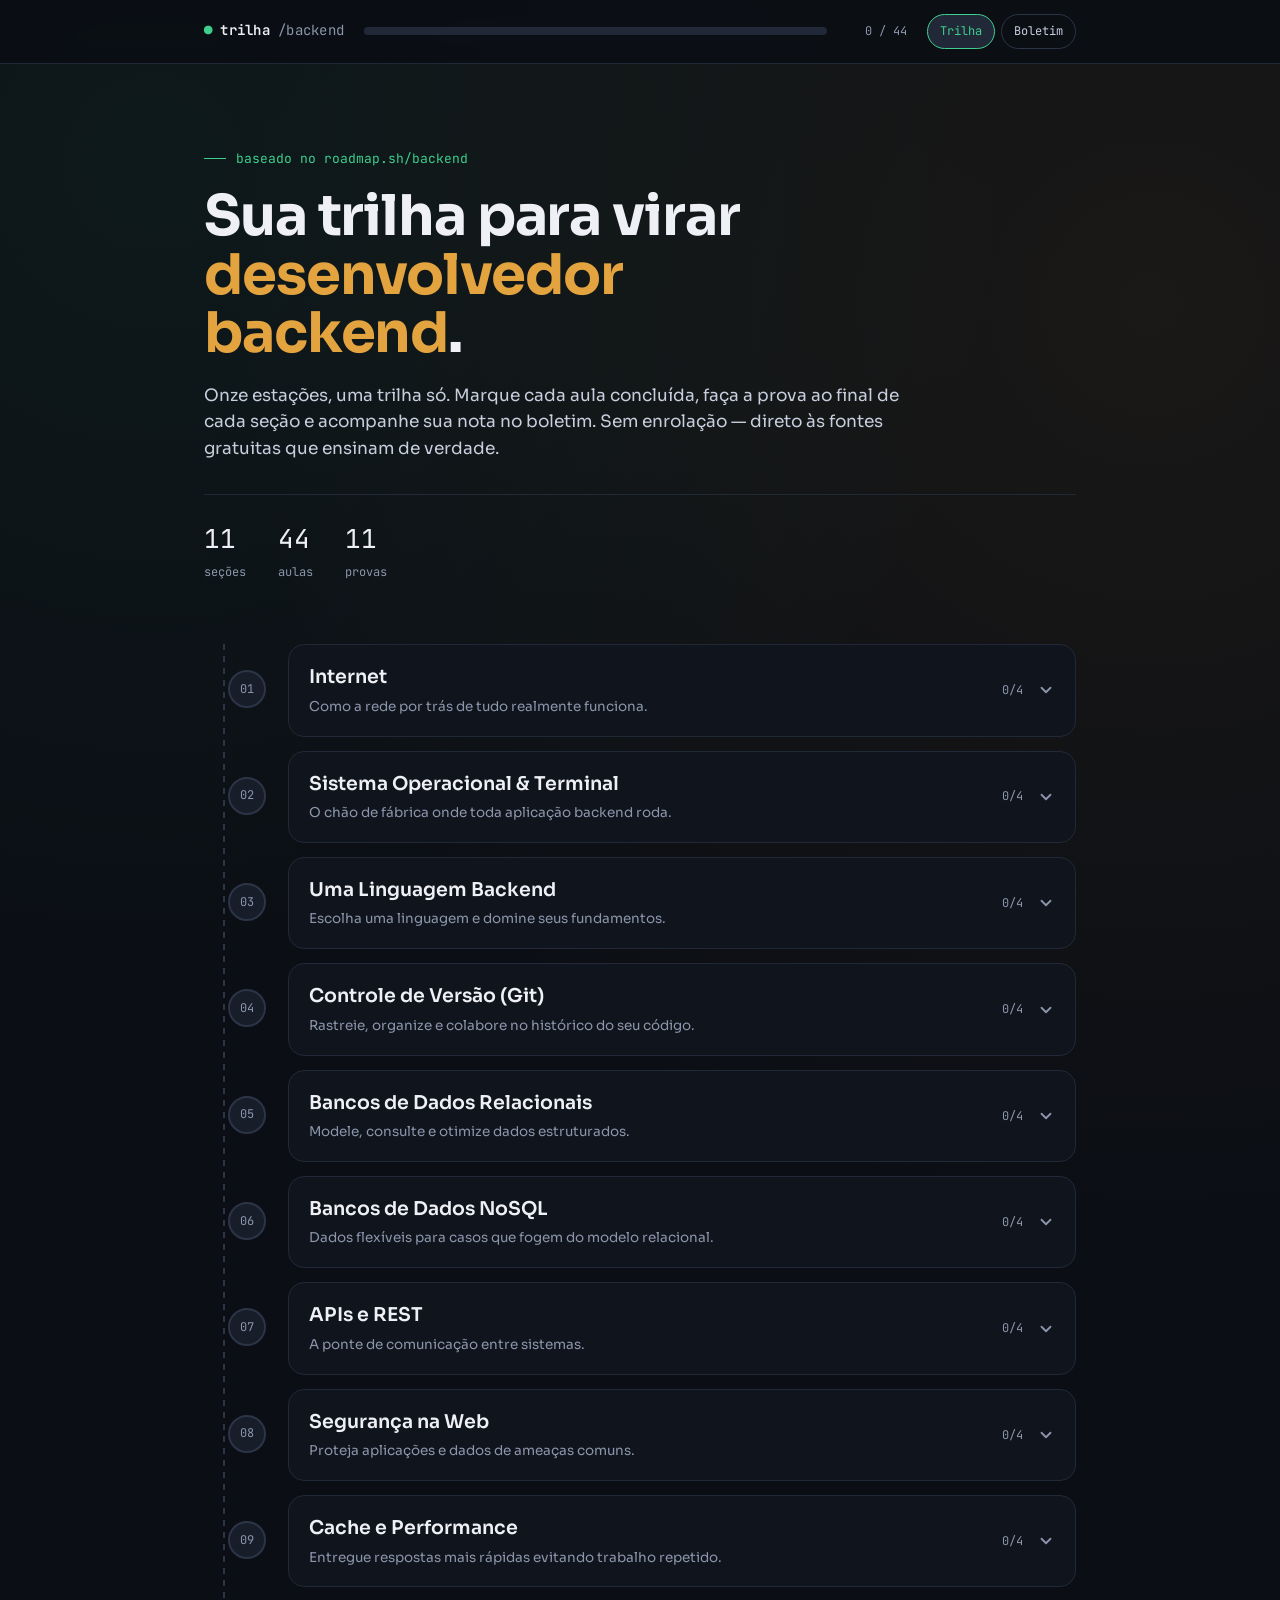
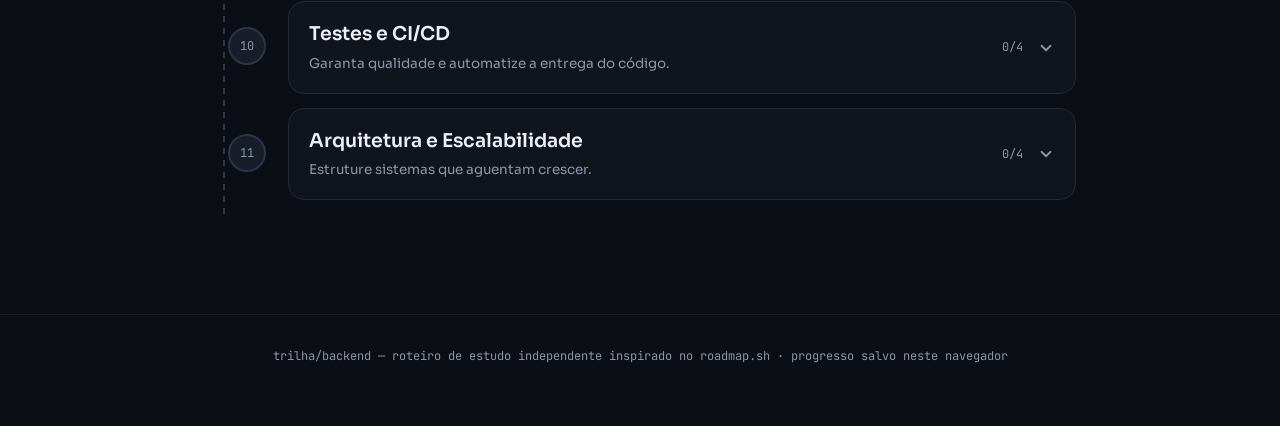
<file: index.html>
<!DOCTYPE html>
<html lang="pt-BR">
<head>
<meta charset="UTF-8">
<meta name="viewport" content="width=device-width, initial-scale=1.0">
<title>Trilha Backend — aprenda backend do zero</title>
<meta name="description" content="Trilha de estudos backend baseada no roadmap.sh, com progresso, provas e boletim.">
<link rel="preconnect" href="https://fonts.googleapis.com">
<link rel="preconnect" href="https://fonts.gstatic.com" crossorigin>
<link href="https://fonts.googleapis.com/css2?family=JetBrains+Mono:wght@400;500;600;700&family=Sora:wght@400;500;600;700;800&display=swap" rel="stylesheet">
<link rel="stylesheet" href="/style.css">
</head>
<body>

<header class="topbar">
  <div class="topbar-inner">
    <a href="index.html" class="brand"><span class="dot">●</span><strong>trilha</strong><span class="suffix">/backend</span></a>
    <div class="topbar-progress" role="group" aria-label="Progresso geral da trilha">
      <div class="progress-track">
        <div class="progress-fill" id="progressFill"></div>
      </div>
      <span class="progress-label mono" id="progressLabel">0 / 0</span>
    </div>
    <nav class="topbar-links">
      <a href="index.html" class="pill-link active">Trilha</a>
      <a href="boletim.html" class="pill-link">Boletim</a>
    </nav>
  </div>
</header>

<section class="hero">
  <p class="hero-eyebrow mono">baseado no roadmap.sh/backend</p>
  <h1>Sua trilha para virar <em>desenvolvedor backend</em>.</h1>
  <p class="lede">Onze estações, uma trilha só. Marque cada aula concluída, faça a prova ao final de cada seção e acompanhe sua nota no boletim. Sem enrolação — direto às fontes gratuitas que ensinam de verdade.</p>
  <div class="hero-stats">
    <div class="hero-stat"><span class="num mono" id="statSections">11</span><span class="lbl">seções</span></div>
    <div class="hero-stat"><span class="num mono" id="statLessons">0</span><span class="lbl">aulas</span></div>
    <div class="hero-stat"><span class="num mono" id="statQuizzes">11</span><span class="lbl">provas</span></div>
  </div>
</section>

<main class="pipeline" id="pipeline" aria-label="Roadmap de estudos backend">
  <div class="pipeline-rail" aria-hidden="true"></div>
  <!-- estações injetadas via JS -->
</main>

<footer class="site-footer">
  trilha/backend — roteiro de estudo independente inspirado no roadmap.sh · progresso salvo neste navegador
</footer>

<!-- Modal de aula -->
<div class="modal-overlay" id="lessonModal" hidden>
  <div class="modal" role="dialog" aria-modal="true" aria-labelledby="lessonModalTitle">
    <div class="modal-top">
      <span class="modal-eyebrow mono" id="lessonModalSection">seção</span>
      <button class="modal-close" id="lessonModalClose" aria-label="Fechar">✕</button>
    </div>
    <h3 id="lessonModalTitle">Título da aula</h3>
    <p class="desc" id="lessonModalDesc">Descrição da aula.</p>
    <p class="resource-label mono">onde estudar de graça</p>
    <ul class="resource-list" id="lessonModalResources"></ul>
    <button class="modal-mark-btn" id="lessonModalMarkBtn">Marcar como concluída</button>
  </div>
</div>

<!-- Modal de prova -->
<div class="modal-overlay" id="quizModal" hidden>
  <div class="modal" role="dialog" aria-modal="true" aria-labelledby="quizModalTitle">
    <div class="modal-top">
      <span class="modal-eyebrow mono" id="quizModalEyebrow">prova</span>
      <button class="modal-close" id="quizModalClose" aria-label="Fechar">✕</button>
    </div>
    <h3 id="quizModalTitle">Prova da seção</h3>

    <div id="quizIntro">
      <p class="desc" id="quizIntroDesc">Esta prova tem perguntas sobre o conteúdo da seção. Sua nota será calculada com base nos acertos e salva no boletim.</p>
      <button class="modal-mark-btn" id="quizStartBtn">Começar prova</button>
    </div>

    <div id="quizPlay" hidden>
      <p class="quiz-progress mono" id="quizProgress">Pergunta 1 de 5</p>
      <p class="quiz-question" id="quizQuestion">Pergunta?</p>
      <ul class="quiz-options" id="quizOptions"></ul>
      <div class="quiz-nav">
        <button class="quiz-nav-btn" id="quizNextBtn" disabled>Próxima</button>
      </div>
    </div>

    <div id="quizDone" hidden>
      <div class="quiz-result">
        <div class="grade mono" id="quizGrade">10.0</div>
        <p id="quizResultText">Você acertou 5 de 5 perguntas.</p>
      </div>
      <button class="quiz-result-btn" id="quizCloseBtn">Fechar</button>
    </div>
  </div>
</div>

<script src="data.js"></script>
<script src="app.js"></script>
</body>
</html>
</file>
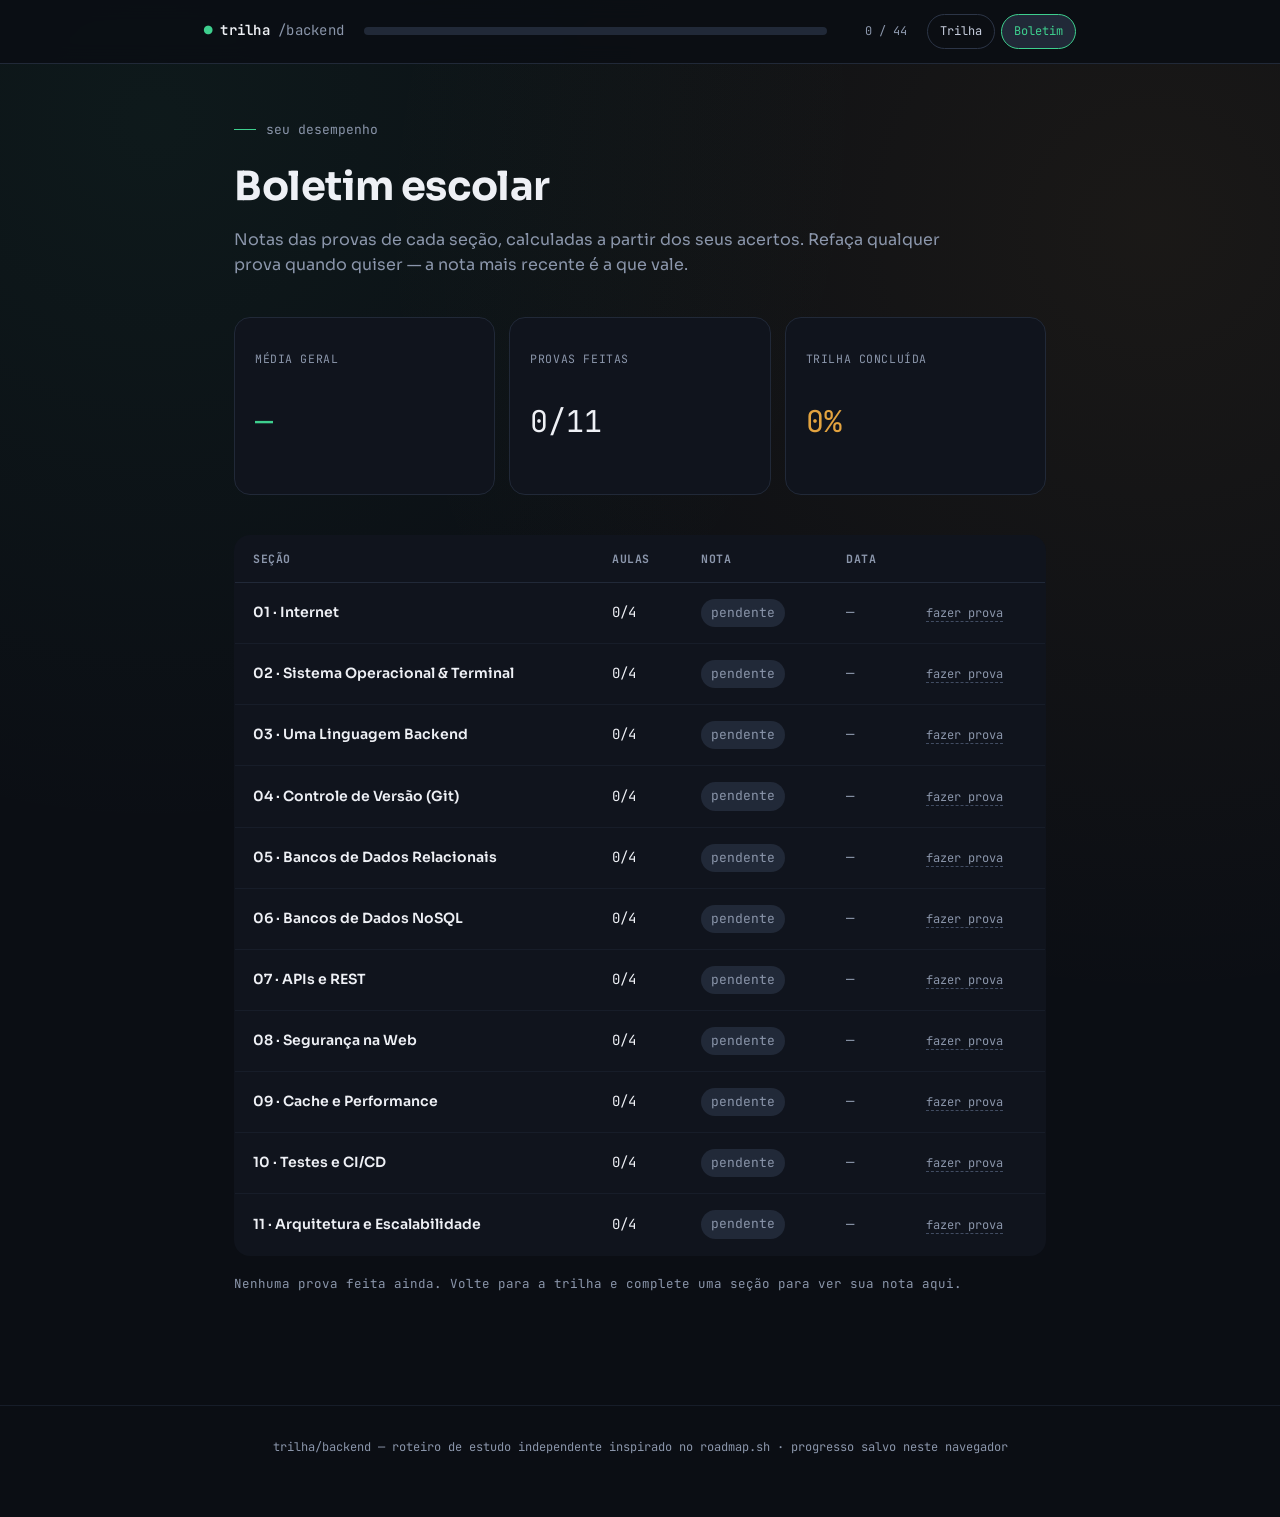
<file: boletim.html>
<!DOCTYPE html>
<html lang="pt-BR">
<head>
<meta charset="UTF-8">
<meta name="viewport" content="width=device-width, initial-scale=1.0">
<title>Boletim — Trilha Backend</title>
<meta name="description" content="Boletim com as notas das provas de cada seção da trilha backend.">
<link rel="preconnect" href="https://fonts.googleapis.com">
<link rel="preconnect" href="https://fonts.gstatic.com" crossorigin>
<link href="https://fonts.googleapis.com/css2?family=JetBrains+Mono:wght@400;500;600;700&family=Sora:wght@400;500;600;700;800&display=swap" rel="stylesheet">
<link rel="stylesheet" href="/style.css">
</head>
<body>

<header class="topbar">
  <div class="topbar-inner">
    <a href="index.html" class="brand"><span class="dot">●</span><strong>trilha</strong><span class="suffix">/backend</span></a>
    <div class="topbar-progress" role="group" aria-label="Progresso geral da trilha">
      <div class="progress-track">
        <div class="progress-fill" id="progressFill"></div>
      </div>
      <span class="progress-label mono" id="progressLabel">0 / 0</span>
    </div>
    <nav class="topbar-links">
      <a href="index.html" class="pill-link">Trilha</a>
      <a href="boletim.html" class="pill-link active">Boletim</a>
    </nav>
  </div>
</header>

<main class="boletim-wrap">
  <div class="boletim-header">
    <p class="hero-eyebrow mono">seu desempenho</p>
    <h1>Boletim escolar</h1>
    <p>Notas das provas de cada seção, calculadas a partir dos seus acertos. Refaça qualquer prova quando quiser — a nota mais recente é a que vale.</p>
  </div>

  <div class="summary-cards">
    <div class="summary-card">
      <p class="lbl mono">média geral</p>
      <p class="val mono signal" id="mediaGeral">—</p>
    </div>
    <div class="summary-card">
      <p class="lbl mono">provas feitas</p>
      <p class="val mono" id="provasFeitas">0/0</p>
    </div>
    <div class="summary-card">
      <p class="lbl mono">trilha concluída</p>
      <p class="val mono amber" id="trilhaPct">0%</p>
    </div>
  </div>

  <table class="report-table">
    <thead>
      <tr>
        <th>Seção</th>
        <th>Aulas</th>
        <th>Nota</th>
        <th>Data</th>
        <th></th>
      </tr>
    </thead>
    <tbody id="boletimBody"></tbody>
  </table>

  <p class="empty-note" id="emptyNote" hidden>Nenhuma prova feita ainda. Volte para a trilha e complete uma seção para ver sua nota aqui.</p>
</main>

<footer class="site-footer">
  trilha/backend — roteiro de estudo independente inspirado no roadmap.sh · progresso salvo neste navegador
</footer>

<script src="data.js"></script>
<script src="boletim.js"></script>
</body>
</html>
</file>
<file: style.css>
/* ============================================================
   TRILHA BACKEND — design system
   Paleta: tinta-noturna + âmbar (em progresso) + verde-sinal (concluído)
   Tipografia: JetBrains Mono (labels/dados) + Sora (títulos/corpo)
   ============================================================ */

:root {
  --ink-950: #0b0e14;
  --ink-900: #10141d;
  --ink-800: #171d29;
  --ink-700: #212938;
  --ink-600: #2c3547;
  --ink-500: #414c62;
  --fog-300: #8b96ab;
  --fog-100: #c7cede;
  --paper: #eef0f5;

  --amber: #e3a33f;
  --amber-dim: #7a5a26;
  --signal: #3ecf8e;
  --signal-dim: #1f5c43;
  --coral: #e2665f;

  --font-display: "Sora", "Segoe UI", sans-serif;
  --font-body: "Sora", "Segoe UI", sans-serif;
  --font-mono: "JetBrains Mono", "SFMono-Regular", Consolas, monospace;

  --radius-sm: 6px;
  --radius-md: 10px;
  --radius-lg: 16px;

  --shadow-node: 0 0 0 4px rgba(62, 207, 142, 0.15);
}

* { box-sizing: border-box; }

html {
  scroll-behavior: smooth;
}

@media (prefers-reduced-motion: reduce) {
  html { scroll-behavior: auto; }
  * { animation-duration: 0.001ms !important; animation-iteration-count: 1 !important; transition-duration: 0.001ms !important; }
}

body {
  margin: 0;
  background: var(--ink-950);
  background-image:
    radial-gradient(circle at 12% 8%, rgba(62, 207, 142, 0.06), transparent 40%),
    radial-gradient(circle at 90% 15%, rgba(227, 163, 63, 0.07), transparent 45%);
  color: var(--paper);
  font-family: var(--font-body);
  line-height: 1.55;
  -webkit-font-smoothing: antialiased;
}

a { color: inherit; }

::selection { background: var(--signal-dim); color: var(--paper); }

:focus-visible {
  outline: 2px solid var(--signal);
  outline-offset: 2px;
  border-radius: 4px;
}

.mono { font-family: var(--font-mono); }

.container {
  max-width: 920px;
  margin: 0 auto;
  padding: 0 24px;
}

/* ---------------- Top bar / progress ---------------- */

.topbar {
  position: sticky;
  top: 0;
  z-index: 40;
  background: rgba(11, 14, 20, 0.88);
  backdrop-filter: blur(10px);
  border-bottom: 1px solid var(--ink-700);
}

.topbar-inner {
  max-width: 920px;
  margin: 0 auto;
  padding: 14px 24px;
  display: flex;
  align-items: center;
  gap: 20px;
}

.brand {
  display: flex;
  align-items: baseline;
  gap: 8px;
  font-family: var(--font-mono);
  font-size: 14px;
  letter-spacing: 0.02em;
  text-decoration: none;
  white-space: nowrap;
}

.brand .dot { color: var(--signal); }
.brand strong { color: var(--paper); font-weight: 600; }
.brand span.suffix { color: var(--fog-300); }

.topbar-progress {
  flex: 1;
  display: flex;
  align-items: center;
  gap: 12px;
}

.progress-track {
  position: relative;
  flex: 1;
  height: 8px;
  border-radius: 99px;
  background: var(--ink-700);
  overflow: hidden;
}

.progress-fill {
  position: absolute;
  inset: 0 auto 0 0;
  width: 0%;
  border-radius: 99px;
  background: linear-gradient(90deg, var(--signal-dim), var(--signal));
  transition: width 0.5s cubic-bezier(0.22, 1, 0.36, 1);
}

.progress-label {
  font-family: var(--font-mono);
  font-size: 12px;
  color: var(--fog-300);
  white-space: nowrap;
  min-width: 68px;
  text-align: right;
}

.topbar-links {
  display: flex;
  gap: 6px;
}

.pill-link {
  font-family: var(--font-mono);
  font-size: 12px;
  padding: 7px 12px;
  border-radius: 99px;
  border: 1px solid var(--ink-600);
  text-decoration: none;
  color: var(--fog-100);
  white-space: nowrap;
  transition: border-color 0.15s ease, color 0.15s ease, background 0.15s ease;
}

.pill-link:hover { border-color: var(--signal); color: var(--signal); }
.pill-link.active { background: var(--ink-700); border-color: var(--signal); color: var(--signal); }

/* ---------------- Hero ---------------- */

.hero {
  max-width: 920px;
  margin: 0 auto;
  padding: 72px 24px 40px;
}

.hero-eyebrow {
  font-family: var(--font-mono);
  font-size: 13px;
  color: var(--signal);
  display: flex;
  align-items: center;
  gap: 10px;
  margin-bottom: 18px;
}

.hero-eyebrow::before {
  content: "";
  width: 22px;
  height: 1px;
  background: var(--signal);
}

.hero h1 {
  font-family: var(--font-display);
  font-size: clamp(34px, 6vw, 56px);
  line-height: 1.05;
  letter-spacing: -0.02em;
  margin: 0 0 20px;
  max-width: 14ch;
}

.hero h1 em {
  font-style: normal;
  color: var(--amber);
}

.hero p.lede {
  font-size: 17px;
  color: var(--fog-100);
  max-width: 56ch;
  margin: 0 0 32px;
}

.hero-stats {
  display: flex;
  gap: 32px;
  flex-wrap: wrap;
  padding-top: 24px;
  border-top: 1px solid var(--ink-700);
}

.hero-stat .num {
  font-family: var(--font-mono);
  font-size: 26px;
  color: var(--paper);
  display: block;
}

.hero-stat .lbl {
  font-family: var(--font-mono);
  font-size: 12px;
  color: var(--fog-300);
}

/* ---------------- Pipeline / roadmap ---------------- */

.pipeline {
  max-width: 920px;
  margin: 0 auto;
  padding: 20px 24px 100px;
  position: relative;
}

.pipeline-rail {
  position: absolute;
  left: 43px;
  top: 20px;
  bottom: 100px;
  width: 2px;
  background: repeating-linear-gradient(
    to bottom,
    var(--ink-600) 0px,
    var(--ink-600) 6px,
    transparent 6px,
    transparent 12px
  );
}

.stage {
  position: relative;
  padding-left: 84px;
  margin-bottom: 14px;
}

.stage-node {
  position: absolute;
  left: 24px;
  top: 26px;
  width: 38px;
  height: 38px;
  border-radius: 50%;
  background: var(--ink-800);
  border: 2px solid var(--ink-600);
  display: flex;
  align-items: center;
  justify-content: center;
  font-family: var(--font-mono);
  font-size: 12px;
  color: var(--fog-300);
  z-index: 2;
  transition: border-color 0.25s ease, color 0.25s ease, box-shadow 0.25s ease, background 0.25s ease;
}

.stage[data-state="partial"] .stage-node {
  border-color: var(--amber);
  color: var(--amber);
}

.stage[data-state="done"] .stage-node {
  border-color: var(--signal);
  color: var(--ink-950);
  background: var(--signal);
  box-shadow: var(--shadow-node);
}

.stage-card {
  background: var(--ink-900);
  border: 1px solid var(--ink-700);
  border-radius: var(--radius-lg);
  overflow: hidden;
  transition: border-color 0.2s ease;
}

.stage[data-state="done"] .stage-card { border-color: var(--signal-dim); }
.stage[data-state="partial"] .stage-card { border-color: var(--amber-dim); }

.stage-header {
  width: 100%;
  display: flex;
  align-items: center;
  gap: 16px;
  padding: 18px 20px;
  background: none;
  border: none;
  cursor: pointer;
  text-align: left;
  color: inherit;
  font: inherit;
}

.stage-header:hover { background: var(--ink-800); }

.stage-titles { flex: 1; min-width: 0; }

.stage-titles h2 {
  margin: 0 0 4px;
  font-family: var(--font-display);
  font-size: 19px;
  font-weight: 600;
}

.stage-titles p {
  margin: 0;
  font-size: 13.5px;
  color: var(--fog-300);
}

.stage-meta {
  display: flex;
  align-items: center;
  gap: 14px;
  flex-shrink: 0;
}

.stage-count {
  font-family: var(--font-mono);
  font-size: 12px;
  color: var(--fog-300);
  white-space: nowrap;
}

.stage[data-state="done"] .stage-count { color: var(--signal); }

.chevron {
  width: 18px;
  height: 18px;
  transition: transform 0.25s ease;
  flex-shrink: 0;
  color: var(--fog-300);
}

.stage.open .chevron { transform: rotate(180deg); }

.stage-body {
  max-height: 0;
  overflow: hidden;
  transition: max-height 0.35s ease;
}

.stage.open .stage-body { max-height: 2400px; }

.lesson-list {
  list-style: none;
  margin: 0;
  padding: 4px 12px 16px;
  display: flex;
  flex-direction: column;
  gap: 4px;
}

.lesson-item {
  display: flex;
  align-items: center;
  gap: 12px;
  padding: 11px 12px;
  border-radius: var(--radius-md);
  transition: background 0.15s ease;
}

.lesson-item:hover { background: var(--ink-800); }

.lesson-check {
  width: 20px;
  height: 20px;
  border-radius: 5px;
  border: 1.5px solid var(--ink-500);
  background: transparent;
  flex-shrink: 0;
  cursor: pointer;
  display: flex;
  align-items: center;
  justify-content: center;
  transition: background 0.15s ease, border-color 0.15s ease;
}

.lesson-check:hover { border-color: var(--signal); }

.lesson-check.checked {
  background: var(--signal);
  border-color: var(--signal);
}

.lesson-check svg { width: 12px; height: 12px; color: var(--ink-950); display: none; }
.lesson-check.checked svg { display: block; }

.lesson-open {
  flex: 1;
  background: none;
  border: none;
  color: var(--fog-100);
  font-family: var(--font-body);
  font-size: 14.5px;
  text-align: left;
  cursor: pointer;
  padding: 0;
}

.lesson-open:hover { color: var(--paper); }

.lesson-item.done .lesson-open { color: var(--fog-300); text-decoration: line-through; text-decoration-color: var(--ink-600); }

.lesson-arrow { color: var(--fog-300); font-family: var(--font-mono); font-size: 13px; flex-shrink: 0; }

.stage-footer {
  padding: 6px 20px 20px;
}

.quiz-btn {
  width: 100%;
  padding: 13px 16px;
  border-radius: var(--radius-md);
  border: 1px dashed var(--ink-500);
  background: transparent;
  color: var(--fog-100);
  font-family: var(--font-mono);
  font-size: 12.5px;
  letter-spacing: 0.02em;
  cursor: pointer;
  display: flex;
  align-items: center;
  justify-content: center;
  gap: 8px;
  transition: border-color 0.15s ease, color 0.15s ease, background 0.15s ease;
}

.quiz-btn:hover { border-color: var(--amber); color: var(--amber); border-style: solid; }

.quiz-btn.graded {
  border-style: solid;
  border-color: var(--signal-dim);
  color: var(--signal);
  background: rgba(62, 207, 142, 0.06);
}

/* ---------------- Modal ---------------- */

.modal-overlay {
  position: fixed;
  inset: 0;
  background: rgba(7, 9, 13, 0.72);
  backdrop-filter: blur(3px);
  display: flex;
  align-items: flex-start;
  justify-content: center;
  padding: 6vh 20px;
  z-index: 100;
  overflow-y: auto;
}

.modal-overlay[hidden] { display: none; }

.modal {
  width: 100%;
  max-width: 560px;
  background: var(--ink-900);
  border: 1px solid var(--ink-700);
  border-radius: var(--radius-lg);
  padding: 28px;
  animation: modal-in 0.2s ease;
}

@keyframes modal-in {
  from { opacity: 0; transform: translateY(8px); }
  to { opacity: 1; transform: translateY(0); }
}

.modal-top {
  display: flex;
  justify-content: space-between;
  align-items: flex-start;
  gap: 16px;
  margin-bottom: 6px;
}

.modal-eyebrow {
  font-family: var(--font-mono);
  font-size: 11.5px;
  color: var(--amber);
  text-transform: uppercase;
  letter-spacing: 0.06em;
}

.modal-close {
  background: none;
  border: none;
  color: var(--fog-300);
  cursor: pointer;
  font-size: 20px;
  line-height: 1;
  padding: 4px;
}

.modal-close:hover { color: var(--paper); }

.modal h3 {
  font-family: var(--font-display);
  font-size: 22px;
  margin: 4px 0 12px;
}

.modal p.desc {
  color: var(--fog-100);
  font-size: 14.5px;
  margin: 0 0 22px;
}

.resource-label {
  font-family: var(--font-mono);
  font-size: 11.5px;
  color: var(--fog-300);
  text-transform: uppercase;
  letter-spacing: 0.06em;
  margin-bottom: 10px;
}

.resource-list {
  list-style: none;
  margin: 0 0 24px;
  padding: 0;
  display: flex;
  flex-direction: column;
  gap: 8px;
}

.resource-list a {
  display: flex;
  align-items: center;
  justify-content: space-between;
  gap: 10px;
  padding: 12px 14px;
  border-radius: var(--radius-md);
  border: 1px solid var(--ink-700);
  text-decoration: none;
  color: var(--fog-100);
  font-size: 14px;
  transition: border-color 0.15s ease, background 0.15s ease;
}

.resource-list a:hover { border-color: var(--signal); background: var(--ink-800); }

.resource-list a .go { font-family: var(--font-mono); font-size: 12px; color: var(--signal); flex-shrink: 0; }

.modal-mark-btn {
  width: 100%;
  padding: 13px;
  border-radius: var(--radius-md);
  border: none;
  background: var(--signal);
  color: var(--ink-950);
  font-family: var(--font-mono);
  font-size: 13px;
  font-weight: 600;
  letter-spacing: 0.02em;
  cursor: pointer;
  transition: filter 0.15s ease;
}

.modal-mark-btn:hover { filter: brightness(1.08); }

.modal-mark-btn.is-done {
  background: transparent;
  border: 1px solid var(--signal);
  color: var(--signal);
}

/* ---------------- Quiz modal ---------------- */

.quiz-progress {
  font-family: var(--font-mono);
  font-size: 12px;
  color: var(--fog-300);
  margin-bottom: 14px;
}

.quiz-question {
  font-family: var(--font-display);
  font-size: 17px;
  margin: 0 0 18px;
  line-height: 1.4;
}

.quiz-options {
  list-style: none;
  margin: 0 0 22px;
  padding: 0;
  display: flex;
  flex-direction: column;
  gap: 8px;
}

.quiz-option {
  width: 100%;
  text-align: left;
  padding: 13px 14px;
  border-radius: var(--radius-md);
  border: 1px solid var(--ink-700);
  background: var(--ink-800);
  color: var(--fog-100);
  font-family: var(--font-body);
  font-size: 14.5px;
  cursor: pointer;
  transition: border-color 0.15s ease, background 0.15s ease;
}

.quiz-option:hover { border-color: var(--fog-300); }

.quiz-option.selected { border-color: var(--signal); background: rgba(62, 207, 142, 0.08); }
.quiz-option.correct { border-color: var(--signal); background: rgba(62, 207, 142, 0.14); color: var(--paper); }
.quiz-option.wrong { border-color: var(--coral); background: rgba(226, 102, 95, 0.12); color: var(--paper); }
.quiz-option[disabled] { cursor: default; }

.quiz-nav {
  display: flex;
  justify-content: flex-end;
}

.quiz-nav-btn {
  padding: 12px 22px;
  border-radius: var(--radius-md);
  border: none;
  background: var(--amber);
  color: var(--ink-950);
  font-family: var(--font-mono);
  font-size: 13px;
  font-weight: 600;
  cursor: pointer;
}

.quiz-nav-btn:disabled { opacity: 0.4; cursor: not-allowed; }

.quiz-result {
  text-align: center;
  padding: 10px 0 4px;
}

.quiz-result .grade {
  font-family: var(--font-mono);
  font-size: 52px;
  color: var(--signal);
  line-height: 1;
  margin-bottom: 6px;
}

.quiz-result .grade.low { color: var(--coral); }
.quiz-result .grade.mid { color: var(--amber); }

.quiz-result p {
  color: var(--fog-100);
  font-size: 14.5px;
  margin: 0 0 24px;
}

.quiz-result-btn {
  width: 100%;
  padding: 13px;
  border-radius: var(--radius-md);
  border: 1px solid var(--ink-600);
  background: transparent;
  color: var(--fog-100);
  font-family: var(--font-mono);
  font-size: 13px;
  cursor: pointer;
}

.quiz-result-btn:hover { border-color: var(--signal); color: var(--signal); }

/* ---------------- Footer ---------------- */

.site-footer {
  border-top: 1px solid var(--ink-800);
  padding: 32px 24px 60px;
  text-align: center;
  color: var(--fog-300);
  font-family: var(--font-mono);
  font-size: 12px;
}

/* ---------------- Boletim page ---------------- */

.boletim-wrap {
  max-width: 860px;
  margin: 0 auto;
  padding: 56px 24px 100px;
}

.boletim-header {
  margin-bottom: 40px;
}

.boletim-header .hero-eyebrow { margin-bottom: 16px; }

.boletim-header h1 {
  font-family: var(--font-display);
  font-size: clamp(28px, 5vw, 40px);
  margin: 0 0 10px;
  letter-spacing: -0.01em;
}

.boletim-header p {
  color: var(--fog-300);
  margin: 0;
  max-width: 60ch;
}

.summary-cards {
  display: grid;
  grid-template-columns: repeat(3, 1fr);
  gap: 14px;
  margin-bottom: 40px;
}

.summary-card {
  background: var(--ink-900);
  border: 1px solid var(--ink-700);
  border-radius: var(--radius-lg);
  padding: 20px;
}

.summary-card .lbl {
  font-family: var(--font-mono);
  font-size: 11.5px;
  color: var(--fog-300);
  text-transform: uppercase;
  letter-spacing: 0.05em;
  margin-bottom: 10px;
}

.summary-card .val {
  font-family: var(--font-mono);
  font-size: 30px;
  color: var(--paper);
}

.summary-card .val.signal { color: var(--signal); }
.summary-card .val.amber { color: var(--amber); }

.report-table {
  width: 100%;
  border-collapse: collapse;
  background: var(--ink-900);
  border: 1px solid var(--ink-700);
  border-radius: var(--radius-lg);
  overflow: hidden;
}

.report-table thead th {
  text-align: left;
  font-family: var(--font-mono);
  font-size: 11.5px;
  color: var(--fog-300);
  text-transform: uppercase;
  letter-spacing: 0.05em;
  padding: 14px 18px;
  border-bottom: 1px solid var(--ink-700);
}

.report-table tbody td {
  padding: 16px 18px;
  border-bottom: 1px solid var(--ink-800);
  font-size: 14px;
  vertical-align: middle;
}

.report-table tbody tr:last-child td { border-bottom: none; }

.report-table .section-name { color: var(--paper); font-weight: 600; }

.grade-badge {
  font-family: var(--font-mono);
  font-size: 13px;
  padding: 4px 10px;
  border-radius: 99px;
  display: inline-block;
}

.grade-badge.high { background: rgba(62, 207, 142, 0.12); color: var(--signal); }
.grade-badge.mid { background: rgba(227, 163, 63, 0.14); color: var(--amber); }
.grade-badge.low { background: rgba(226, 102, 95, 0.14); color: var(--coral); }
.grade-badge.pending { background: var(--ink-700); color: var(--fog-300); }

.retry-link {
  font-family: var(--font-mono);
  font-size: 12px;
  color: var(--fog-300);
  text-decoration: none;
  border-bottom: 1px dashed var(--ink-500);
}

.retry-link:hover { color: var(--signal); border-color: var(--signal); }

.empty-note {
  margin-top: 18px;
  font-family: var(--font-mono);
  font-size: 12.5px;
  color: var(--fog-300);
}

/* ---------------- Responsive ---------------- */

@media (max-width: 640px) {
  .topbar-inner { gap: 12px; }
  .brand span.suffix { display: none; }
  .topbar-links .pill-link:not(.active) { display: none; }
  .hero { padding: 48px 20px 28px; }
  .pipeline-rail { left: 35px; }
  .stage { padding-left: 66px; }
  .stage-node { left: 16px; width: 32px; height: 32px; font-size: 11px; }
  .stage-header { padding: 15px 14px; gap: 10px; }
  .stage-meta { gap: 8px; }
  .stage-count { display: none; }
  .summary-cards { grid-template-columns: 1fr; }
  .report-table thead { display: none; }
  .report-table, .report-table tbody, .report-table tr, .report-table td { display: block; width: 100%; }
  .report-table tbody tr { padding: 14px 18px; border-bottom: 1px solid var(--ink-800); }
  .report-table tbody td { padding: 4px 0; border: none; }
  .modal { padding: 22px; }
}
</file>
